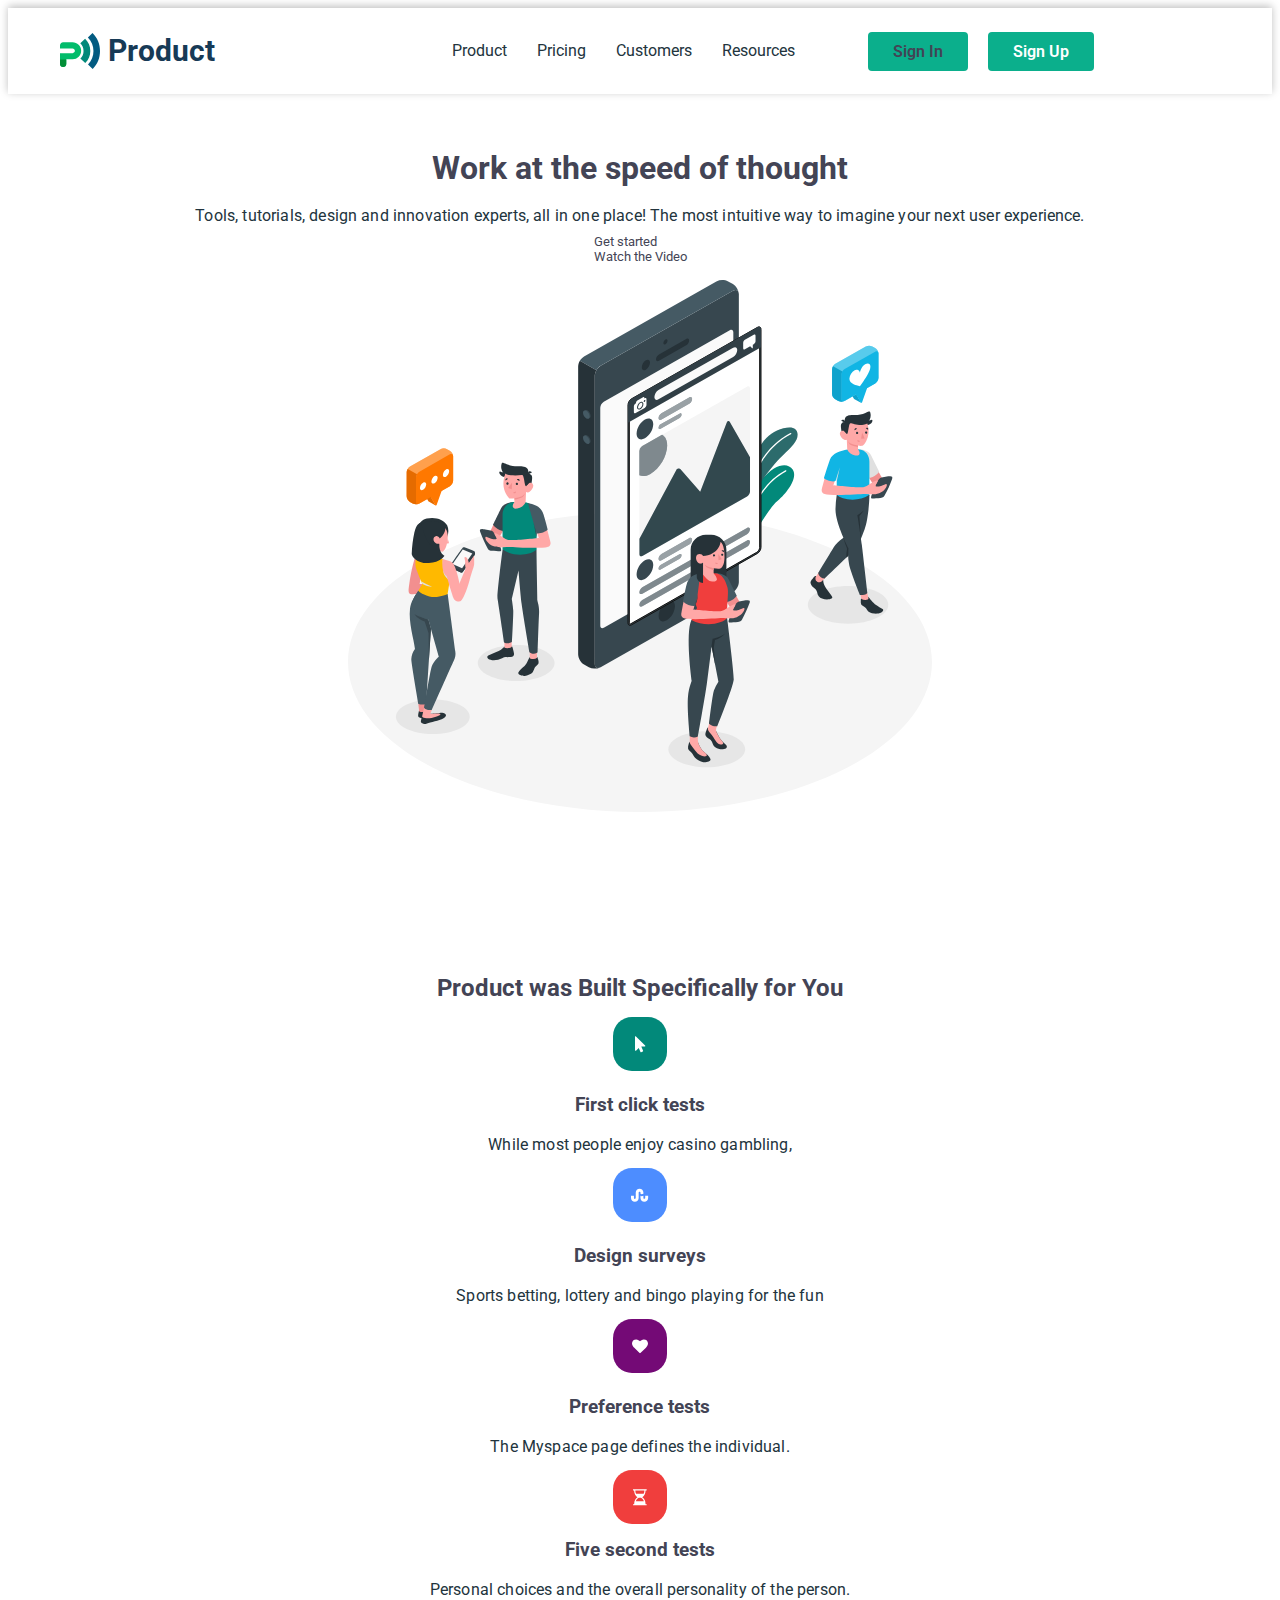
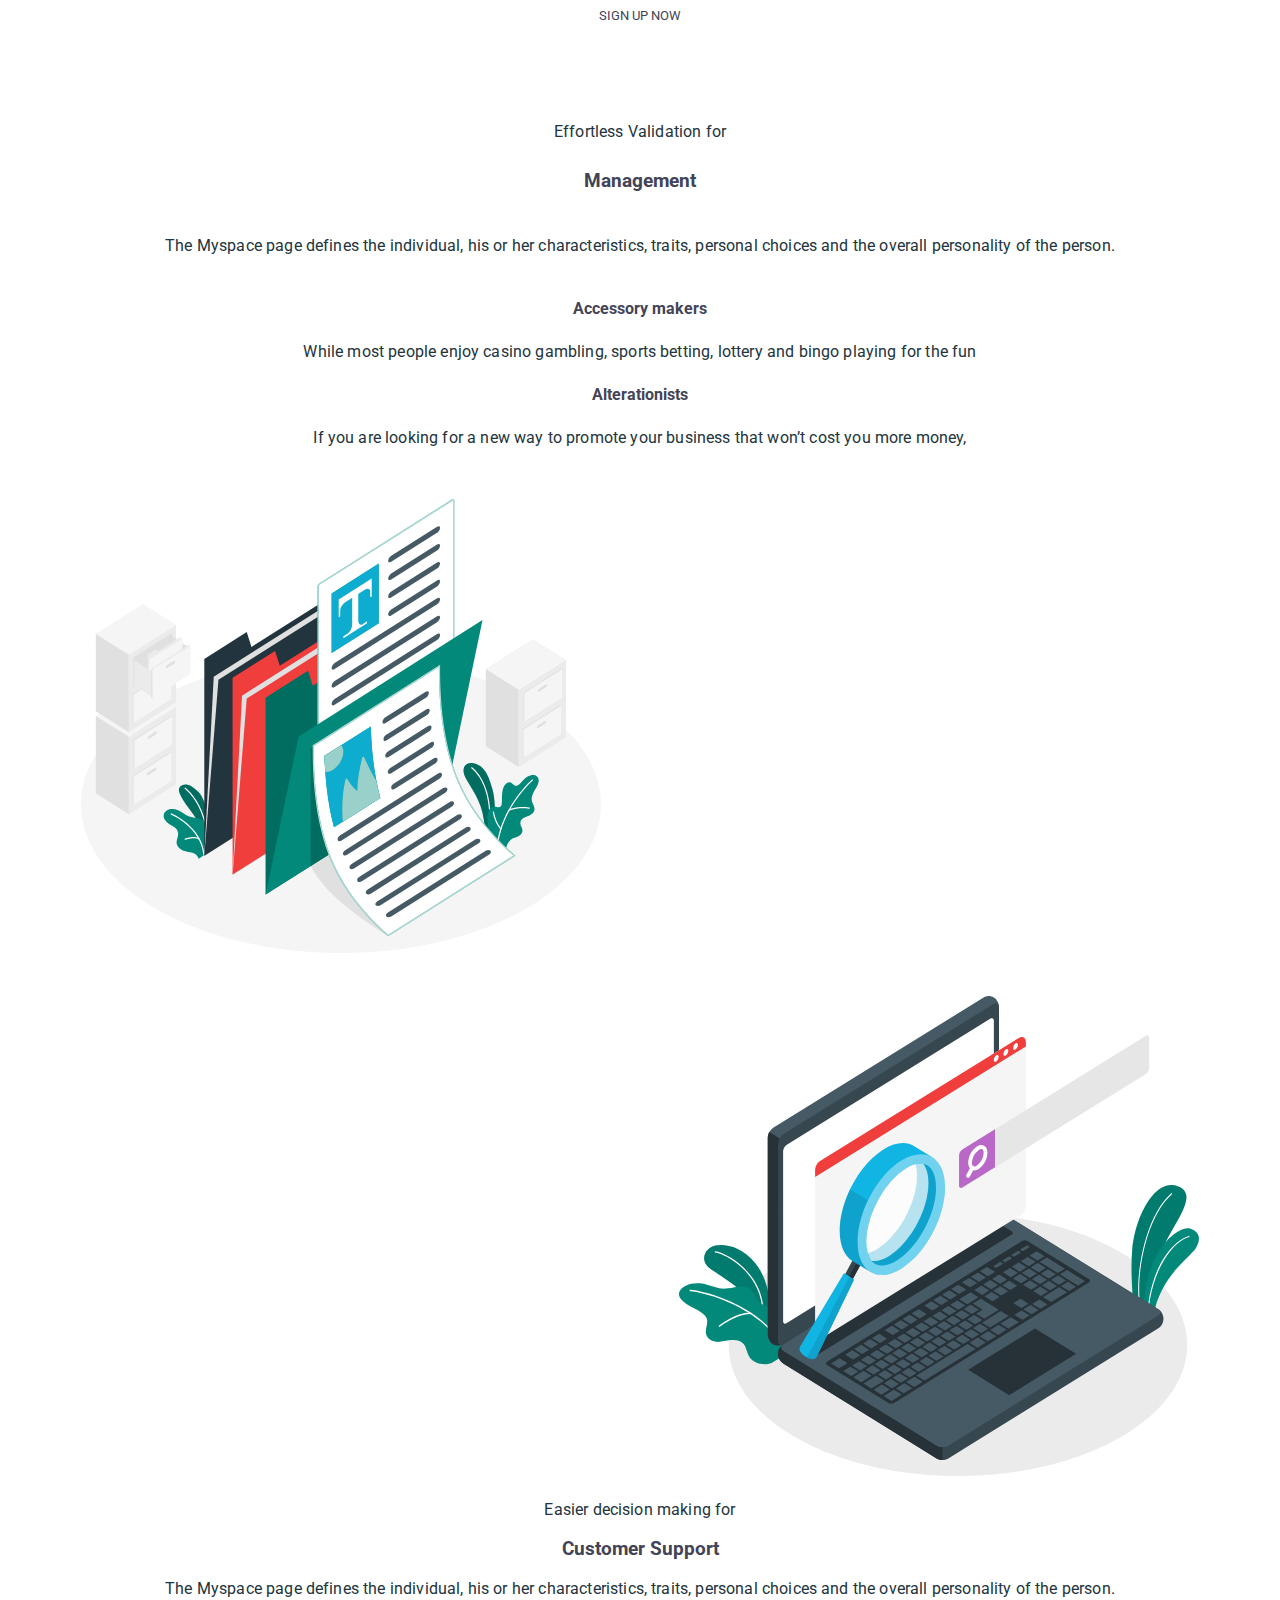
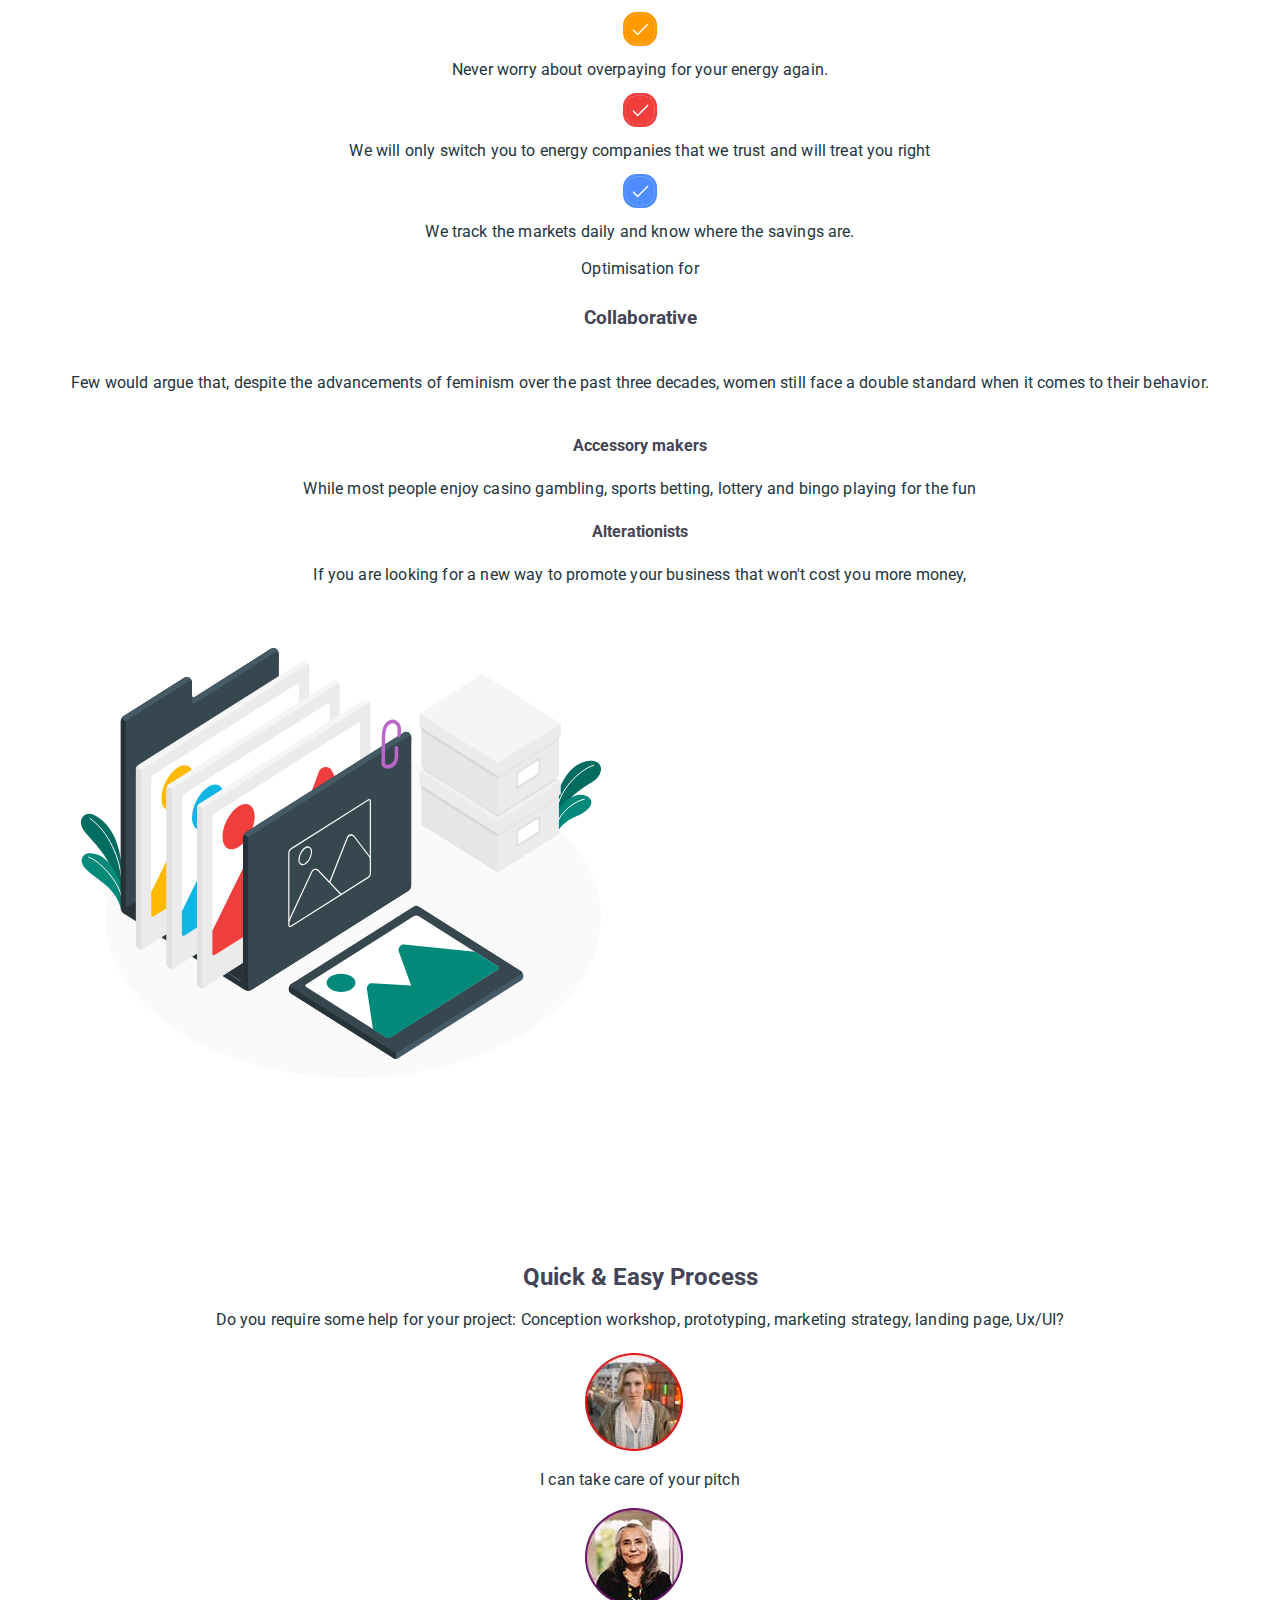
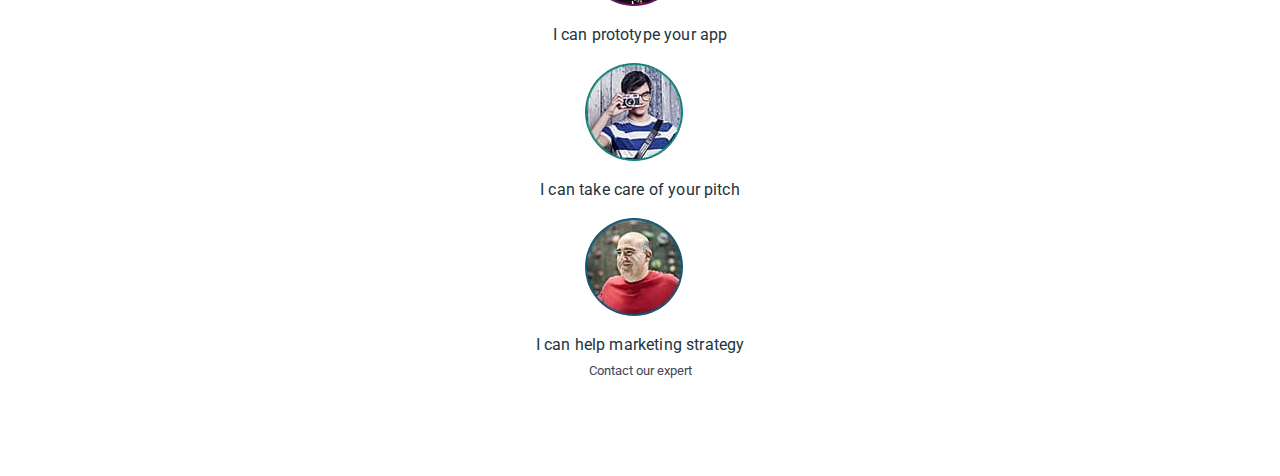
<file: index.html>
<!DOCTYPE html>
<html lang="en">
  <head>
    <meta charset="UTF-8" />
    <meta name="viewport" content="width=device-width, initial-scale=1.0" />

    <meta
      name="description"
      content="this folder was created for weeknd practice HTML"
    />

    <link
      rel="stylesheet"
      href="https://cdnjs.cloudflare.com/ajax/libs/modern-normalize/3.0.1/modern-normalize.min.css"
      integrity="sha512-q6WgHqiHlKyOqslT/lgBgodhd03Wp4BEqKeW6nNtlOY4quzyG3VoQKFrieaCeSnuVseNKRGpGeDU3qPmabCANg=="
      crossorigin="anonymous"
      referrerpolicy="no-referrer"
    />

    <link rel="stylesheet" href="./css/styles.css" />

    <link rel="preconnect" href="https://fonts.googleapis.com" />
    <link rel="preconnect" href="https://fonts.gstatic.com" crossorigin />
    <link
      href="https://fonts.googleapis.com/css2?family=Raleway:wght@700&family=Roboto:wght@400;500;700&display=swap"
      rel="stylesheet"
    />

    <title>Product</title>
  </head>
  <body>
    <header class="header">
      <div class="container">
        <a class="header-logo" href="./index.html"
          ><span class="inside-span">
            <img
              class="header-logo-image"
              src="./images/logo.svg"
              alt="logo"
              width="40"
              height="36"
            />
            Product
          </span></a
        >
        <nav class="header-navigation">
          <ul class="header-navigation-list">
            <li class="header-navigation-list-item">
              <a
                class="header-navigation-list-item-link current"
                href="./index.html"
                >Product</a
              >
            </li>
            <li class="header-navigation-list-item">
              <a class="header-navigation-list-item-link" href="./pricing.html"
                >Pricing</a
              >
            </li>
            <li class="header-navigation-list-item">
              <a class="header-navigation-list-item-link" href="./customer.html"
                >Customers</a
              >
            </li>
            <li class="header-navigation-list-item">
              <a class="header-navigation-list-item-link" href="">Resources</a>
            </li>
          </ul>
        </nav>
        <ul class="header-account-list">
          <li class="header-account-list-item">
            <button class="header-account-list-item-in" type="button">
              Sign In
            </button>
          </li>
          <li class="header-account-list-item">
            <button class="header-account-list-item-up" type="button">
              Sign Up
            </button>
          </li>
        </ul>
        <button class="header-menu-btn" type="button">
          <svg class="header-menu-btn-icon" width="28" height="31">
            <use href="./images/icons.svg#icon-headermenu"></use>
          </svg>
        </button>
      </div>
      <div class="mobile-menu">
        <div class="logo-icon-wrapper">
          <a class="header-logo" href="./index.html"
            ><span class="inside-span">
              <img
                class="header-logo-image"
                src="./images/logo.svg"
                alt="logo"
                width="40"
                height="36"
              />
              Product
            </span></a
          >
          <button class="header-menu-btn" type="button">
            <svg class="header-menu-btn-icon" width="28" height="31">
              <use href="./images/icons.svg#icon-close"></use>
            </svg>
          </button>
        </div>
        <nav class="header-navigation-menu">
          <ul class="header-navigation-list-menu">
            <li
              class="header-navigation-list-item-menu header-menu-items-text-styles"
            >
              <a
                class="header-navigation-list-item-link-menu current ellipse-shadow current"
                href="./index.html"
                >Product</a
              >
            </li>
            <li
              class="header-navigation-list-item-menu header-menu-items-text-styles"
            >
              <a
                class="header-navigation-list-item-link-menu"
                href="./pricing.html"
                >Pricing</a
              >
            </li>
            <li
              class="header-navigation-list-item-menu header-menu-items-text-styles"
            >
              <a
                class="header-navigation-list-item-link-menu"
                href="./customer.html"
                >Customers</a
              >
            </li>
            <li
              class="header-navigation-list-item-menu header-menu-items-text-styles"
            >
              <a class="header-navigation-list-item-link-menu" href=""
                >Resources</a
              >
            </li>
          </ul>
        </nav>
        <ul class="header-account-list-menu">
          <li class="header-account-list-item-menu">
            <button
              class="header-account-list-item-in-menu header-menu-items-text-styles"
              type="button"
            >
              Sign In
            </button>
          </li>
          <li class="header-account-list-item-menu">
            <button
              class="header-account-list-item-up-menu header-menu-items-text-styles"
              type="button"
            >
              Sign Up
            </button>
          </li>
        </ul>
      </div>
    </header>
    <main>
      <!-- Work at the speed of thought SECTION (1) -->

      <section class="WORK">
        <div class="container">
          <h1>Work at the speed of thought</h1>
          <p>
            Tools, tutorials, design and innovation experts, all in one place!
            The most intuitive way to imagine your next user experience.
          </p>
          <ul>
            <li><button type="button">Get started</button></li>
            <li><button type="button">Watch the Video</button></li>
          </ul>
          <img
            src="./images/hero-img.svg"
            alt="hero-img"
            width="610"
            height="555"
          />
        </div>
      </section>

      <!-- Product was Built Specifically for You SECTION (2)-->

      <section class="BUILT">
        <div class="container">
          <h2>Product was Built Specifically for You</h2>
          <ul>
            <li class="built-list-item">
              <img src="./images/icon-1.svg" alt="icon1" />
              <h3>First click tests</h3>
              <p>While most people enjoy casino gambling,</p>
            </li>
            <li class="built-list-item">
              <img src="./images/icon-2.svg" alt="icon2" />
              <h3>Design surveys</h3>
              <p>Sports betting, lottery and bingo playing for the fun</p>
            </li>
            <li class="built-list-item">
              <img src="./images/icon-3.svg" alt="icon3" />
              <h3>Preference tests</h3>
              <p>The Myspace page defines the individual.</p>
            </li>
            <li class="built-list-item">
              <img src="./images/icon-4.svg" alt="icon4" />
              <h3>Five second tests</h3>
              <p>Personal choices and the overall personality of the person.</p>
            </li>
          </ul>
          <button type="button">SIGN UP NOW</button>
        </div>
      </section>

      <!-- 3RD SECTION START HERE -->

      <section class="FEATURES">
        <div class="container">
          <h2 style="position: absolute; left: -10000px">Features</h2>
          <ul>
            <li class="features-list-item">
              <p>Effortless Validation for</p>
              <h3 class="feature-list-h3h4">Management</h3>
              <p class="feature-list-h3h4">
                The Myspace page defines the individual, his or her
                characteristics, traits, personal choices and the overall
                personality of the person.
              </p>
              <ul>
                <li>
                  <h4 class="feature-list-h3h4">Accessory makers</h4>
                  <p class="feature-list-h3h4">
                    While most people enjoy casino gambling, sports betting,
                    lottery and bingo playing for the fun
                  </p>
                </li>
                <li>
                  <h4 class="feature-list-h3h4">Alterationists</h4>
                  <p class="feature-list-h3h4">
                    If you are looking for a new way to promote your business
                    that won’t cost you more money,
                  </p>
                </li>
              </ul>
              <img
                src="./images/management-img.svg"
                alt="Management"
                width="540"
                height="500"
              />
            </li>
            <li class="features-list-item">
              <img
                class="features-list-item-image"
                src="./images/support-img.svg"
                alt="support"
                width="540"
                height="500"
              />
              <p>Easier decision making for</p>
              <h3>Customer Support</h3>
              <p>
                The Myspace page defines the individual, his or her
                characteristics, traits, personal choices and the overall
                personality of the person.
              </p>
              <ul>
                <li class="features-list-item-icon">
                  <img
                    src="./images/icon-yellow.svg"
                    alt="yellow"
                    width="35"
                    height="35"
                  />
                  <p>Never worry about overpaying for your energy again.</p>
                </li>
                <li class="features-list-item-icon">
                  <img
                    src="./images/icon-red.svg"
                    alt="red"
                    width="35"
                    height="35"
                  />
                  <p>
                    We will only switch you to energy companies that we trust
                    and will treat you right
                  </p>
                </li>
                <li class="features-list-item-icon">
                  <img
                    src="./images/icon-blue.svg"
                    alt="blue"
                    width="35"
                    height="35"
                  />
                  <p>
                    We track the markets daily and know where the savings are.
                  </p>
                </li>
              </ul>
            </li>
            <li class="features-list-item">
              <p>Optimisation for</p>
              <h3 class="feature-list-h3h4">Collaborative</h3>
              <p class="feature-list-p">
                Few would argue that, despite the advancements of feminism over
                the past three decades, women still face a double standard when
                it comes to their behavior.
              </p>
              <ul>
                <li>
                  <h4 class="feature-list-h3h4">Accessory makers</h4>
                  <p class="feature-list-p">
                    While most people enjoy casino gambling, sports betting,
                    lottery and bingo playing for the fun
                  </p>
                </li>
                <li>
                  <h4 class="feature-list-h3h4">Alterationists</h4>
                  <p class="feature-list-p">
                    If you are looking for a new way to promote your business
                    that won't cost you more money,
                  </p>
                </li>
              </ul>
              <img
                src="./images/collaboration-img.svg"
                alt="collaboration"
                width="540"
                height="500"
              />
            </li>
          </ul>
        </div>
      </section>

      <!-- Quick & Easy Process START HERE (4)-->

      <section class="QUICK">
        <div class="container">
          <h2>Quick & Easy Process</h2>
          <p>
            Do you require some help for your project: Conception workshop,
            prototyping, marketing strategy, landing page, Ux/UI?
          </p>
          <ul>
            <li>
              <img class="quick-image" src="./images/avatar.jpg" alt="human1" />
              <p>I can take care of your pitch</p>
            </li>
            <li>
              <img
                class="quick-image"
                src="./images/avatar (1).jpg"
                alt="human2"
              />
              <p>I can prototype your app</p>
            </li>
            <li>
              <img
                class="quick-image"
                src="./images/avatar (2).jpg"
                alt="human3"
              />
              <p>I can take care of your pitch</p>
            </li>
            <li>
              <img
                class="quick-image"
                src="./images/avatar (3).jpg"
                alt="human4"
              />
              <p>I can help marketing strategy</p>
            </li>
          </ul>
          <button type="button">Contact our expert</button>
        </div>
      </section>
    </main>
    <footer>
      <div class="container"></div>
    </footer>
  </body>
</html>
</file>
<file: css/styles.css>
body {
    font-family: "Roboto", sans-serif;
    color: #434455;
    background-color: white;
}

h1,
h2,
h3,
h4,
h5,
h6,
p {
    margin-top: 0;
    margin-bottom: 0;
}
h1,
h2,
h3{margin-top: 10px;margin-bottom: 10px;}
p {margin-top: 5px;margin-bottom: 5px; font-size: 16px;
    line-height: 1.6875;
    letter-spacing: 0.01em;
    text-align: center;
    color: #22343d;}

ul,
ol {
    padding-left: 0;
    margin-top: 0;
    margin-bottom: 0;
    list-style-type: none;
    background-color: transparent;
}

img {
    display: block;
    max-width: 100%;
    height: auto;
    margin-top: 5px;margin-bottom: 5px;
}

a {
    text-decoration: none;
    color: unset;

}

address {
    font-style: normal;
}

button {
    font-family: inherit;
    color: currentColor;
    cursor: pointer;
    display: block;
    border: none;
    padding: 0;
    background-color: transparent;
}

input {
    font-family: inherit;
}

.container {
    max-width: 411px;
    width: 100%;
    padding-left: 20px;
    padding-right: 20px;
    margin: 0 auto;
}

.visually-hidden {
    position: absolute;
    width: 1px;
    height: 1px;
    margin: -1px;
    border: 0;
    padding: 0;
    white-space: nowrap;
    clip-path: inset(100%);
    clip: rect(0 0 0 0);
    overflow: hidden;
}




/*! -----------HEADER----------- !*/



.header-menu-items-text-styles {
    font-weight: 700;
    font-size: 24px;
    line-height: 1.375;
    letter-spacing: 0em;
    color: #22343d;
}


.mobile-menu {
    width: 100%;
    height: 100%;
    padding: 50px 20px;
    background-color: #0baf8c;
    display: flex;
    flex-direction: column;
    position: fixed;
    top: 0;
    z-index: 1;
    overflow: auto;
    opacity: 0;
    visibility: hidden;
    pointer-events: none;
}

.logo-icon-wrapper {
    display: flex;
    align-items: center;
    justify-content: center;
    width: 100%;
    margin-bottom: 40px;
}

.header-navigation-menu {
    margin-bottom: 40px;
}

.header-navigation-list-menu {
    display: flex;
    flex-direction: column;
    gap: 15px;
}

.header-navigation-list-item-menu {

}

.header-navigation-list-item-link-menu {
    
}
.header-navigation-list-item-link-menu:hover,
.header-navigation-list-item-link-menu:focus {
    color: orange;
}
.header-navigation-list-item-link-menu.current {
    color: aqua;
    text-shadow:
            -1px -1px 0 black,
            1px -1px 0 black,
            -1px 1px 0 black,
            1px 1px 0 black;
}

.ellipse-shadow {
    position: relative;
    display: inline-block;
}
.ellipse-shadow::before {
    content: "";
    position: absolute;
    top: 50%;
    left: 50%;
    transform: translate(-50%, -50%);

    width: 200%;
    height: 100%;

    background: radial-gradient(ellipse at center, aqua 0%, white 100%);

    z-index: -1;
    filter: blur(20px);
    opacity: 0.7; 
}




.header-account-list-menu {
    display: flex;
        flex-direction: column;
        gap: 15px;
}

.header-account-list-item-menu {
    
}

.header-account-list-item-in-menu {
    background-color: transparent;
    color: cornsilk;
    text-shadow:
            -1px -1px 0 black,
            1px -1px 0 black,
            -1px 1px 0 black,
            1px 1px 0 black;
}
.header-account-list-item-in-menu:hover,
.header-account-list-item-in-menu:focus {
    color: red;
}


.header-account-list-item-up-menu {
    background-color: transparent;
    color: cornsilk;
    text-shadow:
            -1px -1px 0 black,
            1px -1px 0 black,
            -1px 1px 0 black,
            1px 1px 0 black;
}
.header-account-list-item-up-menu:hover,
.header-account-list-item-up-menu:focus {
    color: red;
}



.header {
    box-shadow: 0 -2px 8px 0 rgba(0, 0, 0, 0.25);
}

.header .container {
    display: flex;
    align-items: center;
    
}

.header-logo {
    font-weight: 700;
    font-size: 30px;
    line-height: 0.93333;
    color: #173a56;
    padding-top: 17px;
    padding-bottom: 17px;
}

.inside-span {
    display: flex;
    gap: 8px;
    align-items: center;
    justify-content: center;
}

.header-logo-image {
    display: flex;
    
}

.header-navigation {
    display: none;
}

.header-navigation-list {

}

.header-navigation-list-item {

}

.header-navigation-list-item-link {

}

.header-account-list {
    display: none;
}

.header-account-list-item {

}

.header-account-list-item-in {
    padding: 10px 25px;
    background-color: #0baf8c;
    border-radius: 4px;
    font-weight: 600;
    font-size: 16px;
}

.header-account-list-item-up {
    padding: 10px 25px;
    background-color: #0baf8c;
    border-radius: 4px;
    font-weight: 600;
    font-size: 16px;
    color: #fff;
}

.header-menu-btn {
    margin-left: auto;
    background-color: transparent;
    display: flex;
    align-items: center;
    justify-content: center;
}

.header-menu-btn-icon {
    fill: aquamarine;
    stroke: purple;
}



/*! ----------WORK SECTION-------- !*/


.WORK {
    padding-top: 45px;
    padding-bottom: 90px;
}
.WORK .container {
    display: flex;
    flex-direction: column;
    justify-content: center;
    align-items: center;
    text-align: center;
}


/*! ----------BUILT SECTION---------- !*/


.BUILT {
    padding-top: 45px;padding-bottom: 45px;
}
.BUILT .container {
    display: flex;
        flex-direction: column;
        justify-content: center;
        align-items: center;
        text-align: center;
}

.built-list-item {
    display: flex;
        flex-direction: column;
        justify-content: center;
        align-items: center;
}


/*! ----------FEATURES SECTION---------- !*/


    .FEATURES {
        padding-top: 45px;padding-bottom: 45px;
    }
    .FEATURES .container {
        display: flex;
            flex-direction: column;
            justify-content: center;
            align-items: center;
            text-align: center;
    }

        .features-list-item {
            display: flex;
            flex-direction: column;
        }

        .features-list-item-image {
            align-self: flex-end;
        }

        .features-list-item-icon {
            display: flex;
            flex-direction: column;
            justify-content: center;
            align-items: center;
        }



/*! ---------QUICK AND EASY SECTION--------- !*/


.QUICK {
    padding-top: 90px;
    padding-bottom: 90px;
}
.QUICK .container {
    display: flex;
        flex-direction: column;
        justify-content: center;
        align-items: center;
        text-align: center;
}

.quick-image {
    border-radius: 50%;
    transform: translateX(50%);
    margin-top: 15px;margin-bottom: 15px;
}

.feature-list-h3h4 {
    margin-top: 20px;margin-bottom: 20px;
}

.feature-list-p {
    margin-top: 20px;
        margin-bottom: 20px;
}



/*! ----------MODAL---------- !*/


.is-open {
    visibility: visible;
    pointer-events: auto;
    opacity: 1;
}



@media screen and (min-width: 1160px) {
    .container {
        max-width: 1160px;
        padding-left: 25px;
        padding-right: 25px;
    }


    .mobile-menu {
        display: none;
    }
    .header-menu-btn {
        display: none;
    }
    .header-logo {
        margin-right: 237px;
        padding-top: 20px;
        padding-bottom: 20px;
    }
    .header-navigation {
        display: flex;
        margin-right: 73px;
    }
    .header-navigation-list {
        display: flex;
        gap: 30px;
        align-items: center;
        justify-content: center;
        
    }
    .header-navigation-list-item {
        font-size: 16px;
            line-height: 1.75;
            color: #22343d;
    }
    .header-account-list {
        display: flex;
        gap: 20px;
        align-items: center;
        justify-content: center;
    }
}
</file>
